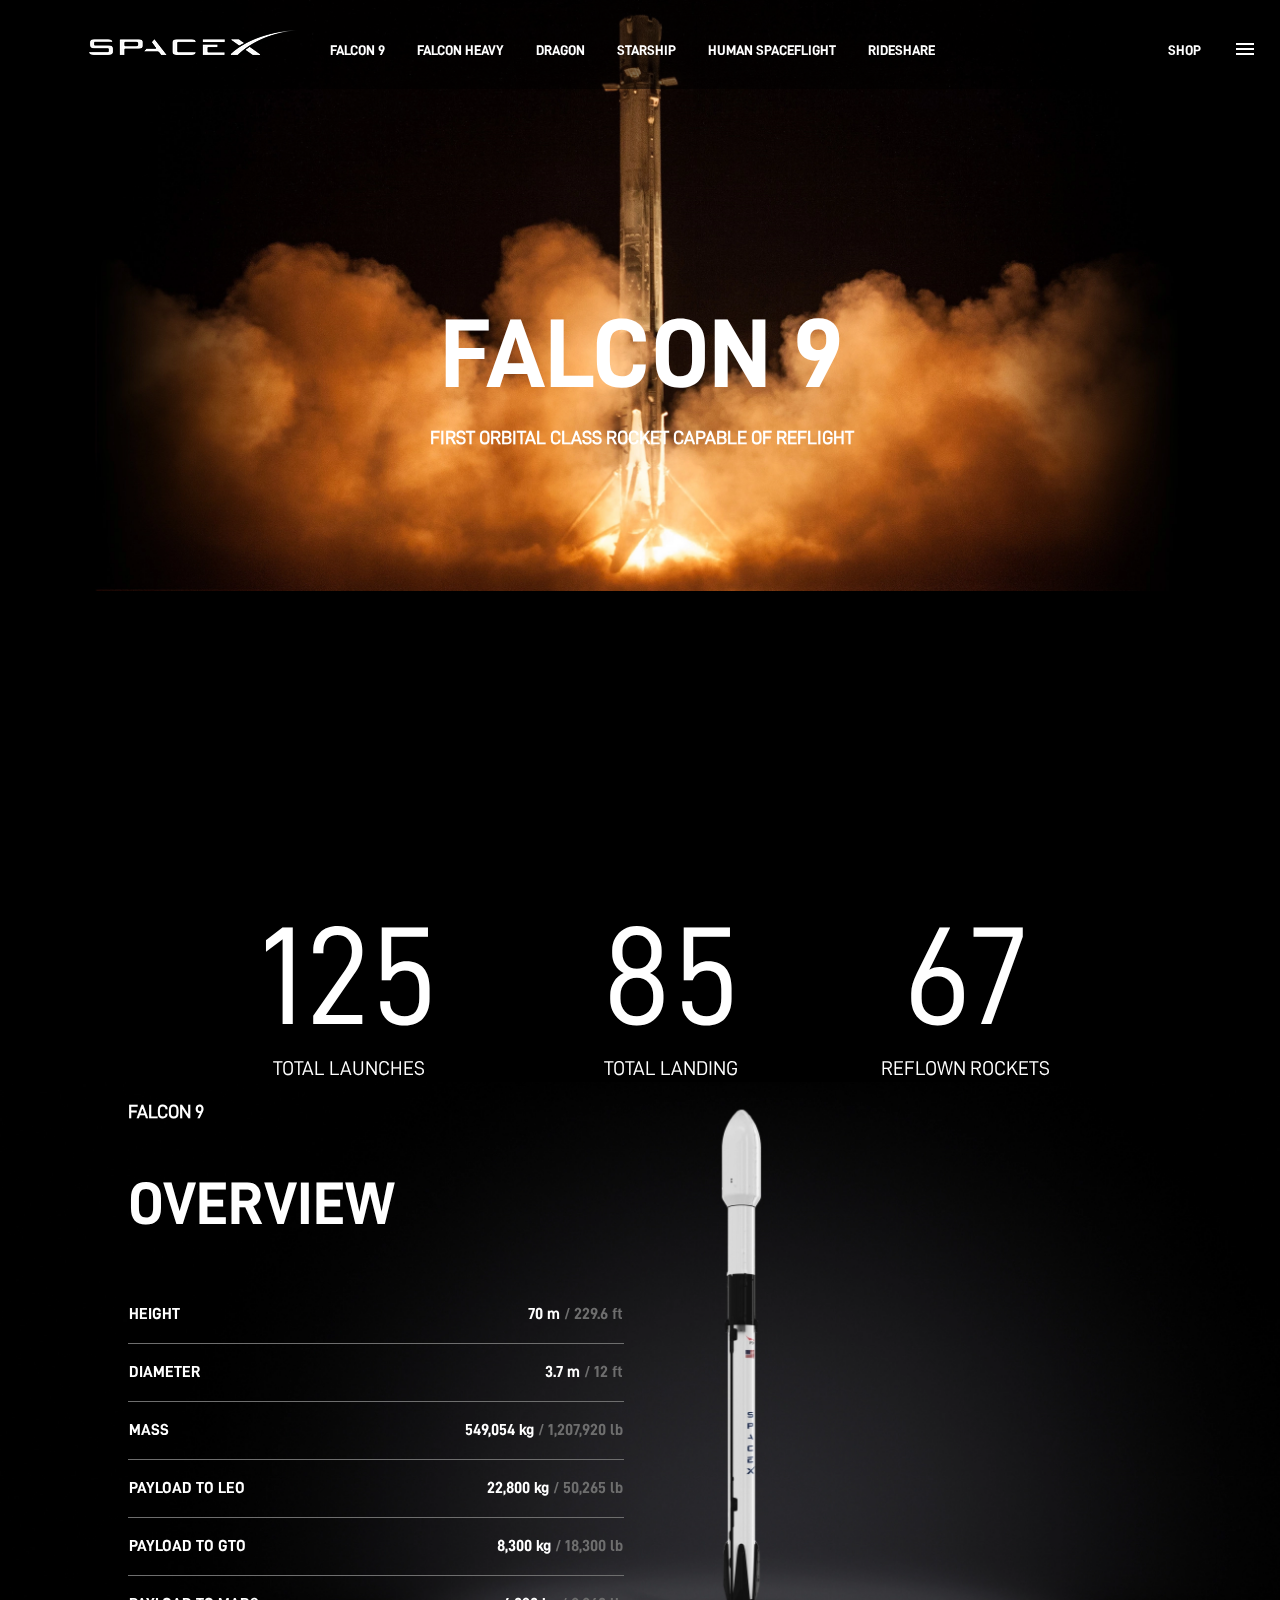
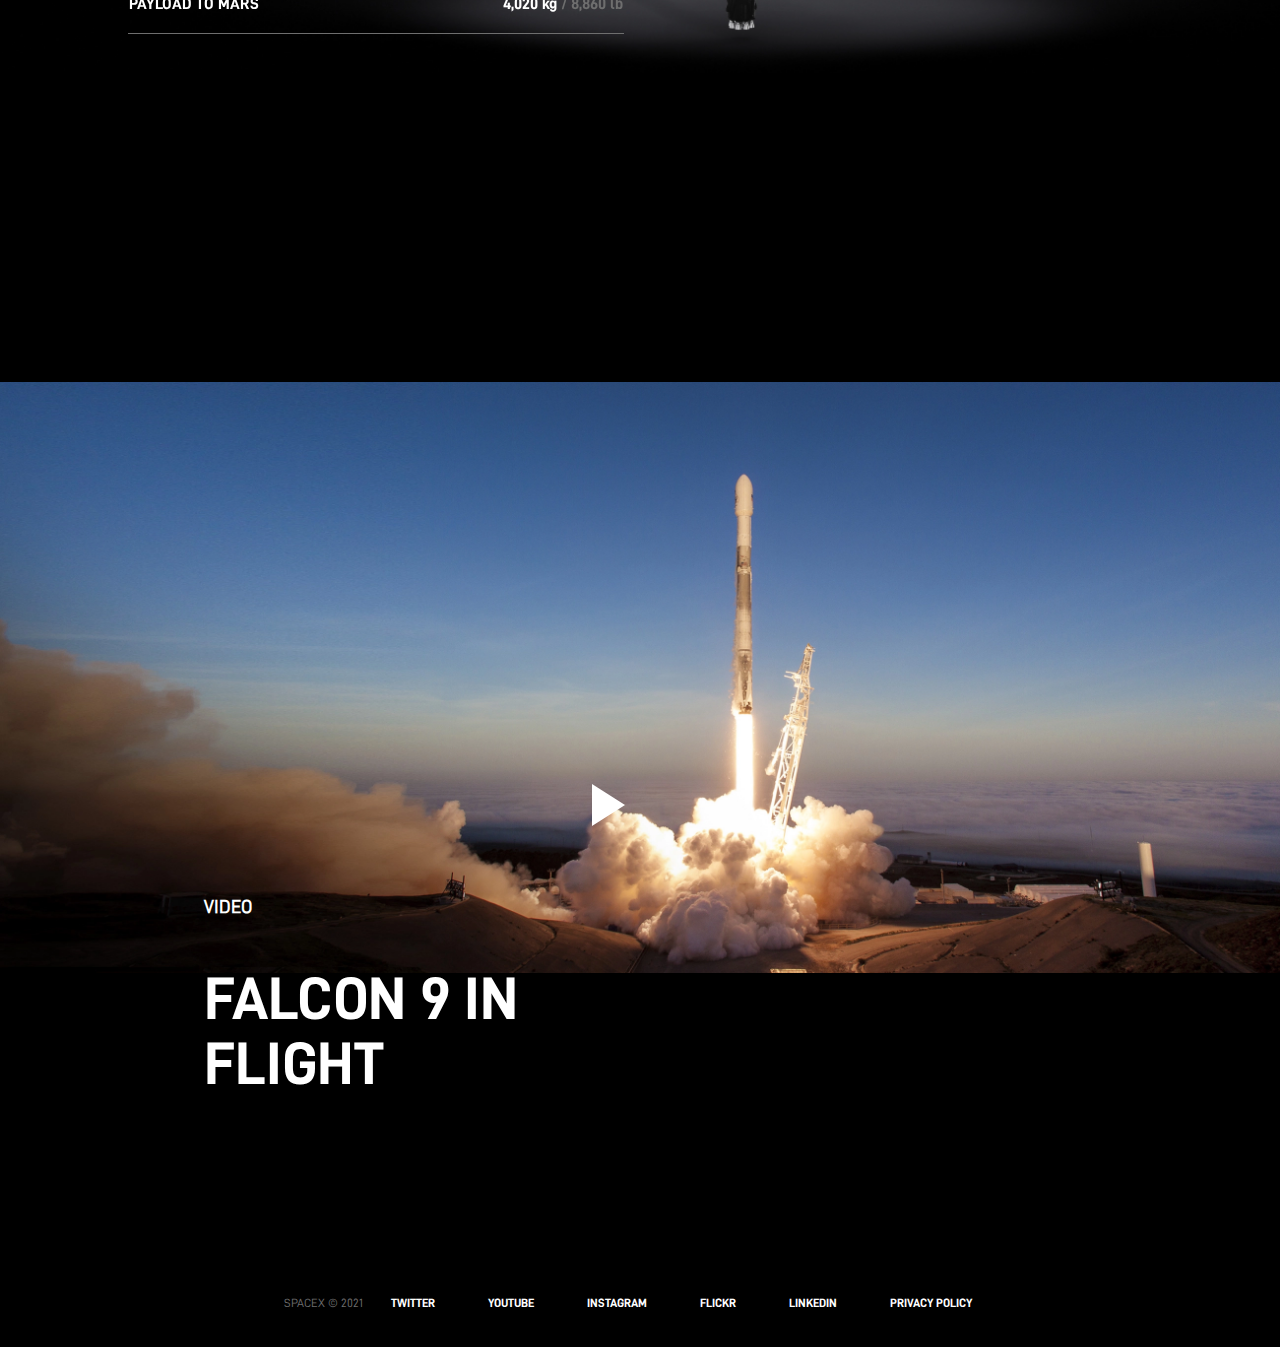
<file: index.html>
<!DOCTYPE html>
<html lang="en">
    <head>
        <meta charset="UTF-8">
        <title>SpaceX - Falcon 9</title>
        <link rel="stylesheet" type="text/css" href="css/common.css">
        <link rel="stylesheet" type="text/css" href="css/indexStyle.css">

    </head>
    <body>
        <div class="mainWrapper">
            <header>
                <nav>
                    <div class="mainMenu">
                        <a href="index.html">
                            <img id="logoImage" src="assets/logo.png" alt="">
                        </a>
                        <a class="navLinks" href="">FALCON 9</a>
                        <a class="navLinks" href="">FALCON HEAVY</a>
                        <a class="navLinks" href="">DRAGON</a>
                        <a class="navLinks" href="">STARSHIP</a>
                        <a class="navLinks" href="">HUMAN SPACEFLIGHT</a>
                        <a class="navLinks" href="">RIDESHARE</a>
                    </div>
                    
                    <div class="rightMenu">
                        <a href="" class="navLinks">SHOP</a>
                        <a href="">
                            <img id="menuIcon" src="assets/menuIcon.png" alt="">
                        </a>
                    </div>
                </nav>
            </header>

            <main>
                <section id="heroImage">
                    <div class="headlines">
                        <h1>FALCON 9</h1>
                        <h3>FIRST ORBITAL CLASS ROCKET CAPABLE OF REFLIGHT </h3>
                    </div>
                </section>
 
                <div class="statistics">
                    <table id="tableStatistics">
                        <tbody>
                            <tr class="number">
                                <td>125</td>
                                <td>85</td>
                                <td>67</td>
                            </tr>
                            <tr class="label">
                                <td>TOTAL LAUNCHES</td>
                                <td>TOTAL LANDING</td>
                                <td>REFLOWN ROCKETS</td>
                            </tr>
                        </tbody>
                    </table>
                </div>

                <section id="overview">
                    <div class="overviewTable">
                        <h3>FALCON 9</h2>
                        <h2>OVERVIEW</h1>
                        <table>
                            <tr>
                                <td>HEIGHT</td>
                                <td>70 m <span>/ 229.6 ft</span></td>
                            </tr>
                            <tr>
                                <td>DIAMETER</td>
                                <td>3.7 m <span>/ 12 ft</span></td>
                            </tr>
                            <tr>
                                <td>MASS</td>
                                <td>549,054 kg <span>/ 1,207,920 lb</span></td>
                            </tr>
                            <tr>
                                <td>PAYLOAD TO LEO</td>
                                <td>22,800 kg <span>/ 50,265 lb</span></td>
                            </tr>
                            <tr>
                                <td>PAYLOAD TO GTO</td>
                                <td>8,300 kg <span>/ 18,300 lb</span></td>
                            </tr>
                            <tr>
                                <td>PAYLOAD TO MARS</td>
                                <td>4,020 kg <span>/ 8,860 lb</span></td>
                            </tr>
                        </table>
                    </div>
                </section>

                <a id="playVideo" href="video.html">
                    <section id="video"> 
                        <img class="playButton" src="assets/play.png" alt="">
                        <div class="headlineVideo">
                            <h3>VIDEO</h3>
                            <h2 class>FALCON 9 IN </br> FLIGHT</h2>
                        </div>
                    </section>
                </a>
            </main>

            <footer>
                <nav>
                    <span>SPACEX © 2021</span>
                    <a href="">TWITTER</a>
                    <a href="">YOUTUBE</a>
                    <a href="">INSTAGRAM</a>
                    <a href="">FLICKR</a>
                    <a href="">LINKEDIN</a>
                    <a href="">PRIVACY POLICY</a>
                </nav>
            </footer>
        </div>
    </body>
</html>
</file>
<file: css/common.css>
body {
  margin: 0;
  background-color: black;
  color: white;
  font-family: D-DIN-Bold;
  height: 100%;
  width: 100%;
}
@font-face {
  font-family: "D-Din-Bold";
  src: url("../fonts/d-din/D-DIN-Bold.otf");
}
@font-face {
  font-family: "D-Din";
  src: url("../fonts/d-din/D-DIN.otf");
}
h1 {
  margin: 15px;
  font-size: 98px;
}
h2 {
  font-size: 60px;
}
h3 {
  font-family: D-Din;
}
.mainWrapper {
  width: 100%;
  height: 100%;
}
</file>
<file: css/indexStyle.css>
.mainWrapper {
  width: 100%;
  height: 100%;
}
a {
  color: white;
  text-decoration: none;
}
/* header*/
header {
  position: fixed;
  width: 100%;
  background-color: rgba(0, 0, 0, 0.5);
}
header a {
  position: relative;
  margin: 14px;
  font-size: 14px;
}
.mainMenu {
  display: inline-block;
  margin: 30px 0;
  width: 80%;
  text-align: center;
}
.rightMenu {
  display: inline-block;
  width: 19%;
  text-align: right;
}
#menuIcon {
  margin-bottom: -6px;
}
.navLinks:after {
  position: absolute;
  bottom: -6px;
  left: 0px;
  height: 1px;
  content: '';
  background: white;
  width: 0;
  transition: 0.3s;
}
.navLinks:hover:after {
  width: 100%;
}
/*heroImage*/
#heroImage {
  background-image: url("../assets/heroImage.webp");
  width: 100%;
  height: 100vh;
  background-size: contain;
  background-repeat: no-repeat;
}
.headlines {
  position: absolute;
  top: calc(42% - 91px);
  left: calc(50% - 215px);
  text-align: center;
}
/*statistics*/
#tableStatistics {
  position: relative;
  left: calc(50% - 463px);
  text-align: center;
  font-family: D-DIN;
}
.number {
  font-size: 140px;
}
.number td {
  padding: 0 80px;
}
.label {
  font-size: 20px;
}
/*overview*/
#overview {
  background-image: url("../assets/rocket.webp");
  width: 100%;
  height: 100vh;
  background-size: contain;
  background-repeat: no-repeat;
}
.overviewTable {
  position: absolute;
  left: 10%;
}
.overviewTable table {
  line-height: 55px;
  border-collapse: collapse;
  width: 170%;
}
.overviewTable table td {
  border-bottom: 1px solid;
  border-color: hsl(0, 0%, 43%);
}
.overviewTable table td:last-child {
  text-align: right;
}
.overviewTable span {
  color: hsl(0, 0%, 43%);
}
/*video*/
#video {
  background-image: url("../assets/tumnail.webp");
  width: 100%;
  height: 100vh;
  background-size: contain;
  background-repeat: no-repeat;
}
#video:hover .playButton {
  transform: scale(0.8);
  transition: 0.6s;
}
.playButton {
  position: relative;
  display: inline-block;
  left: calc(50% - 72px);
  bottom: calc(-20% - 72px);
}
.headlineVideo {
  display: inline-block;
  position: relative;
  top: 55%;
  left: 10%;
}
/*footer*/
footer {
  width: 100%;
  height: 50px;
  top: 15px;
  position: relative;
  text-align: center;
  font-size: 12px;
}
footer span {
  color: hsl(0, 0%, 43%);
  font-family: D-DIN;
}
footer a {
  padding: 0 25px;
}
footer a:hover {
  color: hsl(0, 0%, 43%);
}
</file>
